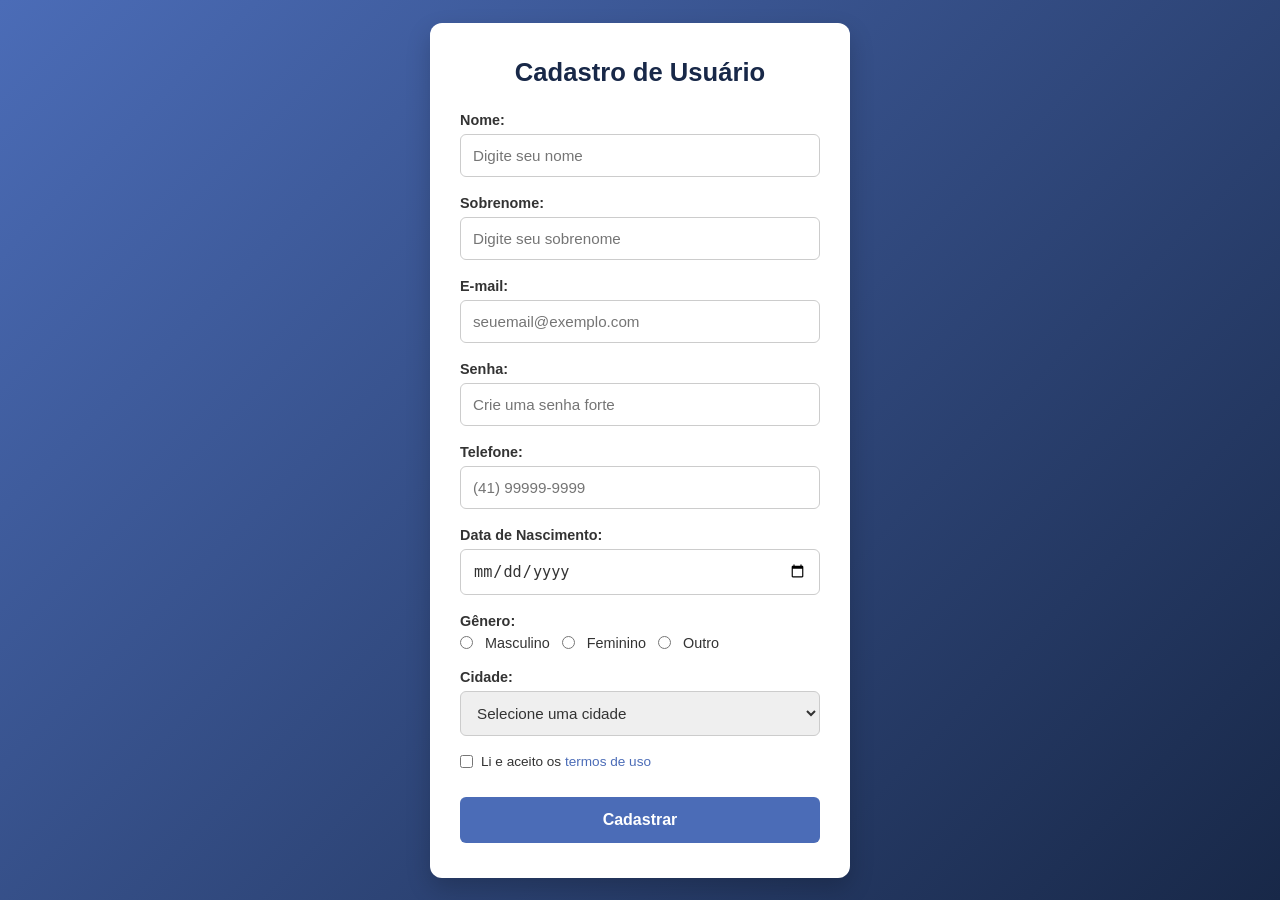
<file: Aula 6/index.html>
<!DOCTYPE html>
<html lang="pt-BR">
<head>
    <meta charset="UTF-8">
    <meta name="viewport" content="width=device-width, initial-scale=1.0">
    <title>Cadastro de Usuário</title>
    <!-- Etapa 11 — Conectando o CSS -->
    <link rel="stylesheet" href="style.css">
</head>
<body>

    <!-- Etapa 13 — Cartão do formulário -->
    <div class="container">
        <h1>Cadastro de Usuário</h1>
        
        <form>
            <!-- Etapa 3 — Nome e Sobrenome -->
            <div class="grupo-campo">
                <label for="nome">Nome:</label>
                <input type="text" id="nome" name="nome" required placeholder="Digite seu nome">
            </div>

            <div class="grupo-campo">
                <label for="sobrenome">Sobrenome:</label>
                <input type="text" id="sobrenome" name="sobrenome" required placeholder="Digite seu sobrenome">
            </div>

            <!-- Etapa 4 — E-mail -->
            <div class="grupo-campo">
                <label for="email">E-mail:</label>
                <input type="email" id="email" name="email" required placeholder="seuemail@exemplo.com">
            </div>

            <!-- Etapa 5 — Senha -->
            <div class="grupo-campo">
                <label for="senha">Senha:</label>
                <input type="password" id="senha" name="senha" required placeholder="Crie uma senha forte">
            </div>

            <!-- Etapa 18 (Desafio) — Telefone -->
            <div class="grupo-campo">
                <label for="telefone">Telefone:</label>
                <input type="tel" id="telefone" name="telefone" placeholder="(41) 99999-9999">
            </div>

            <!-- Etapa 6 — Data de nascimento -->
            <div class="grupo-campo">
                <label for="data">Data de Nascimento:</label>
                <input type="date" id="data" name="data">
            </div>

            <!-- Etapa 7 — Radio buttons (Gênero) -->
            <div class="grupo-campo">
                <p class="label-genero">Gênero:</p>
                <div class="opcoes-inline">
                    <input type="radio" id="masculino" name="sexo" value="masculino">
                    <label for="masculino">Masculino</label>

                    <input type="radio" id="feminino" name="sexo" value="feminino">
                    <label for="feminino">Feminino</label>

                    <input type="radio" id="outro" name="sexo" value="outro">
                    <label for="outro">Outro</label>
                </div>
            </div>

            <!-- Etapa 8 — Lista de cidades -->
            <div class="grupo-campo">
                <label for="cidade">Cidade:</label>
                <select id="cidade" name="cidade">
                    <option value="">Selecione uma cidade</option>
                    <option value="curitiba">Curitiba</option>
                    <option value="londrina">Londrina</option>
                    <option value="maringa">Maringá</option>
                    <option value="ponta-grossa">Ponta Grossa</option>
                </select>
            </div>

            <!-- Etapa 18 (Desafio) — Aceite dos termos -->
        <div class="grupo-campo campo-termos">
                <input type="checkbox" id="termos" name="termos" required>
                <label for="termos">Li e aceito os <a href="#">termos de uso</a></label>
            </div>

            <!-- Etapa 10 — Botão de cadastro -->
            <button type="submit">Cadastrar</button>
        </form>
    </div>

</body>
</html>
</file>
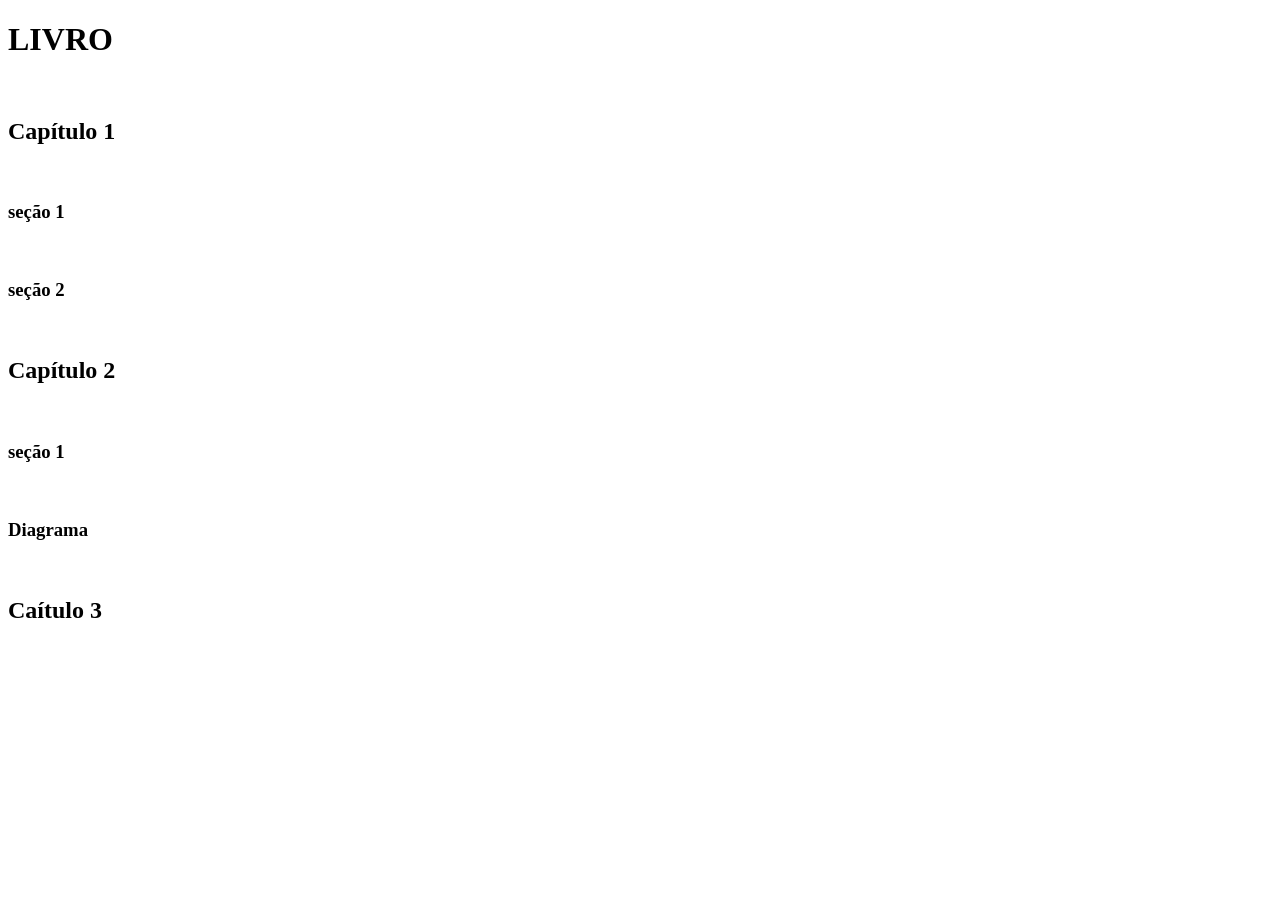
<file: Aula 2/2.1 titulos/index.html>
<!DOCTYPE html>
<html lang="pt-br">
<head>
    <meta charset="UTF-8">
    <meta name="viewport" content="width=device-width, initial-scale=1.0">
    <title>Document</title>
</head>
<body>
    <h1>LIVRO</h1>
    <BR>
        <H2>Capítulo 1</H2>
        <br>
        <h3>seção 1</h3>
        <br>
        <h3>seção 2</h3>
        <br>
        <h2>Capítulo 2</h2>
        <br>
        <h3>seção 1</h3>
        <br>
        <h3>Diagrama</h3>
        <br>
        <h2>Caítulo 3</h2>
        
</body>
</html>
</file>
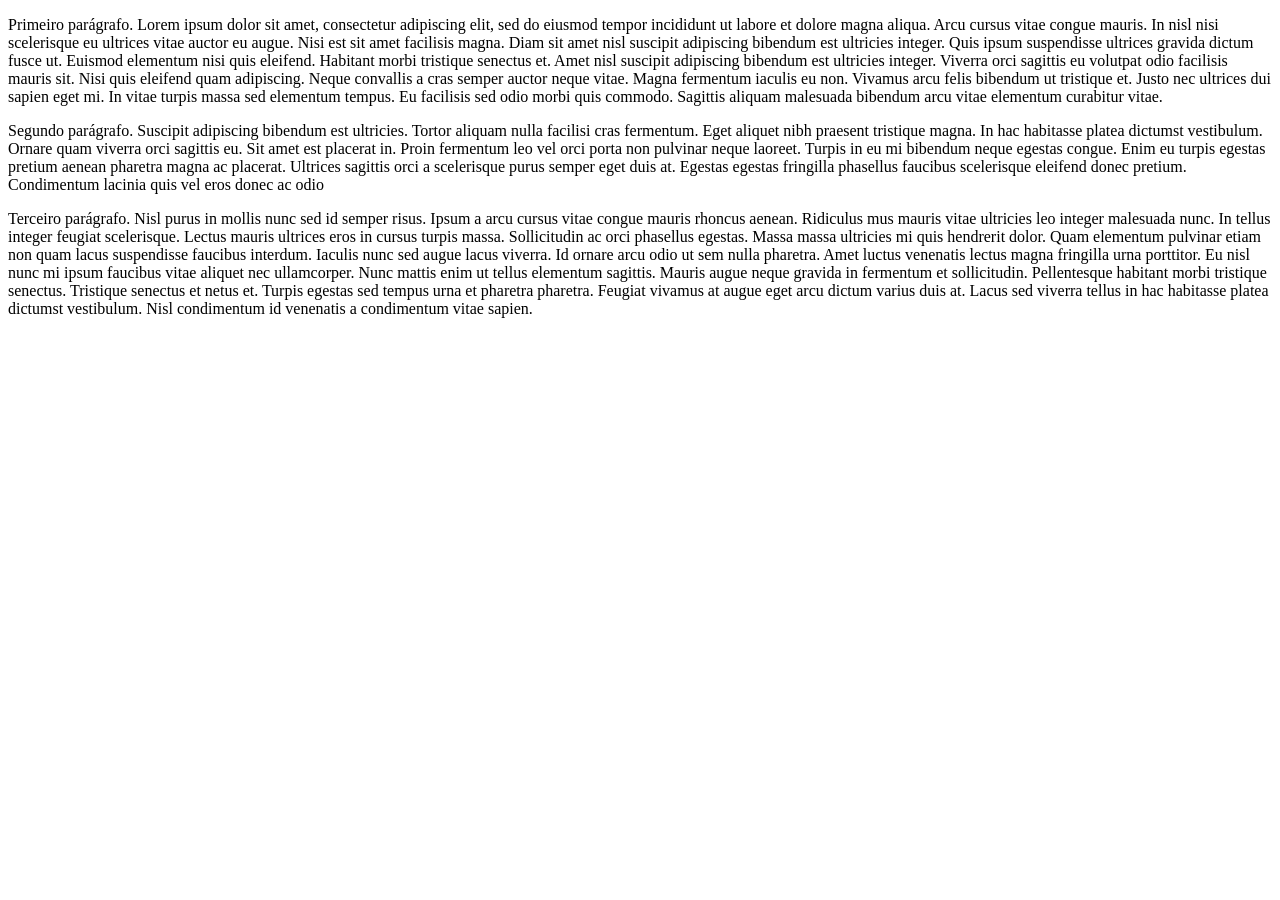
<file: Aula 2/2.2 parágrafos/index.html>
<!DOCTYPE html>
<html lang="pt-br">

<head>
    <meta charset="UTF-8">
    <meta name="viewport" content="width=device-width, initial-scale=1.0">
    <title>2.2 Parágrafos</title>
</head>

<body>
    <p>
        Primeiro parágrafo. Lorem ipsum dolor sit amet, consectetur adipiscing elit, sed do eiusmod tempor incididunt ut
        labore et dolore magna
        aliqua. Arcu cursus vitae congue mauris. In nisl nisi scelerisque eu ultrices vitae auctor eu augue. Nisi est
        sit amet
        facilisis magna. Diam sit amet nisl suscipit adipiscing bibendum est ultricies integer. Quis ipsum suspendisse
        ultrices
        gravida dictum fusce ut. Euismod elementum nisi quis eleifend. Habitant morbi tristique senectus et. Amet nisl
        suscipit
        adipiscing bibendum est ultricies integer. Viverra orci sagittis eu volutpat odio facilisis mauris sit. Nisi
        quis
        eleifend quam adipiscing. Neque convallis a cras semper auctor neque vitae. Magna fermentum iaculis eu non.
        Vivamus arcu
        felis bibendum ut tristique et. Justo nec ultrices dui sapien eget mi. In vitae turpis massa sed elementum
        tempus. Eu
        facilisis sed odio morbi quis commodo. Sagittis aliquam malesuada bibendum arcu vitae elementum curabitur vitae.
    </p>
    <p>
        Segundo parágrafo. Suscipit adipiscing bibendum est ultricies. Tortor aliquam nulla facilisi cras fermentum.
        Eget aliquet nibh praesent
        tristique magna. In hac habitasse platea dictumst vestibulum. Ornare quam viverra orci sagittis eu. Sit amet est
        placerat in. Proin fermentum leo vel orci porta non pulvinar neque laoreet. Turpis in eu mi bibendum neque
        egestas
        congue. Enim eu turpis egestas pretium aenean pharetra magna ac placerat. Ultrices sagittis orci a scelerisque
        purus
        semper eget duis at. Egestas egestas fringilla phasellus faucibus scelerisque eleifend donec pretium.
        Condimentum
        lacinia quis vel eros donec ac odio
    </p>
    <p>
        Terceiro parágrafo. Nisl purus in mollis nunc sed id semper risus. Ipsum a arcu cursus vitae congue mauris
        rhoncus aenean. Ridiculus mus
        mauris vitae ultricies leo integer malesuada nunc. In tellus integer feugiat scelerisque. Lectus mauris ultrices
        eros in
        cursus turpis massa. Sollicitudin ac orci phasellus egestas. Massa massa ultricies mi quis hendrerit dolor. Quam
        elementum pulvinar etiam non quam lacus suspendisse faucibus interdum. Iaculis nunc sed augue lacus viverra. Id
        ornare
        arcu odio ut sem nulla pharetra. Amet luctus venenatis lectus magna fringilla urna porttitor. Eu nisl nunc mi
        ipsum
        faucibus vitae aliquet nec ullamcorper. Nunc mattis enim ut tellus elementum sagittis. Mauris augue neque
        gravida in
        fermentum et sollicitudin. Pellentesque habitant morbi tristique senectus. Tristique senectus et netus et.
        Turpis
        egestas sed tempus urna et pharetra pharetra. Feugiat vivamus at augue eget arcu dictum varius duis at. Lacus
        sed
        viverra tellus in hac habitasse platea dictumst vestibulum. Nisl condimentum id venenatis a condimentum vitae
        sapien.

    </p>

</body>

</html>
</file>
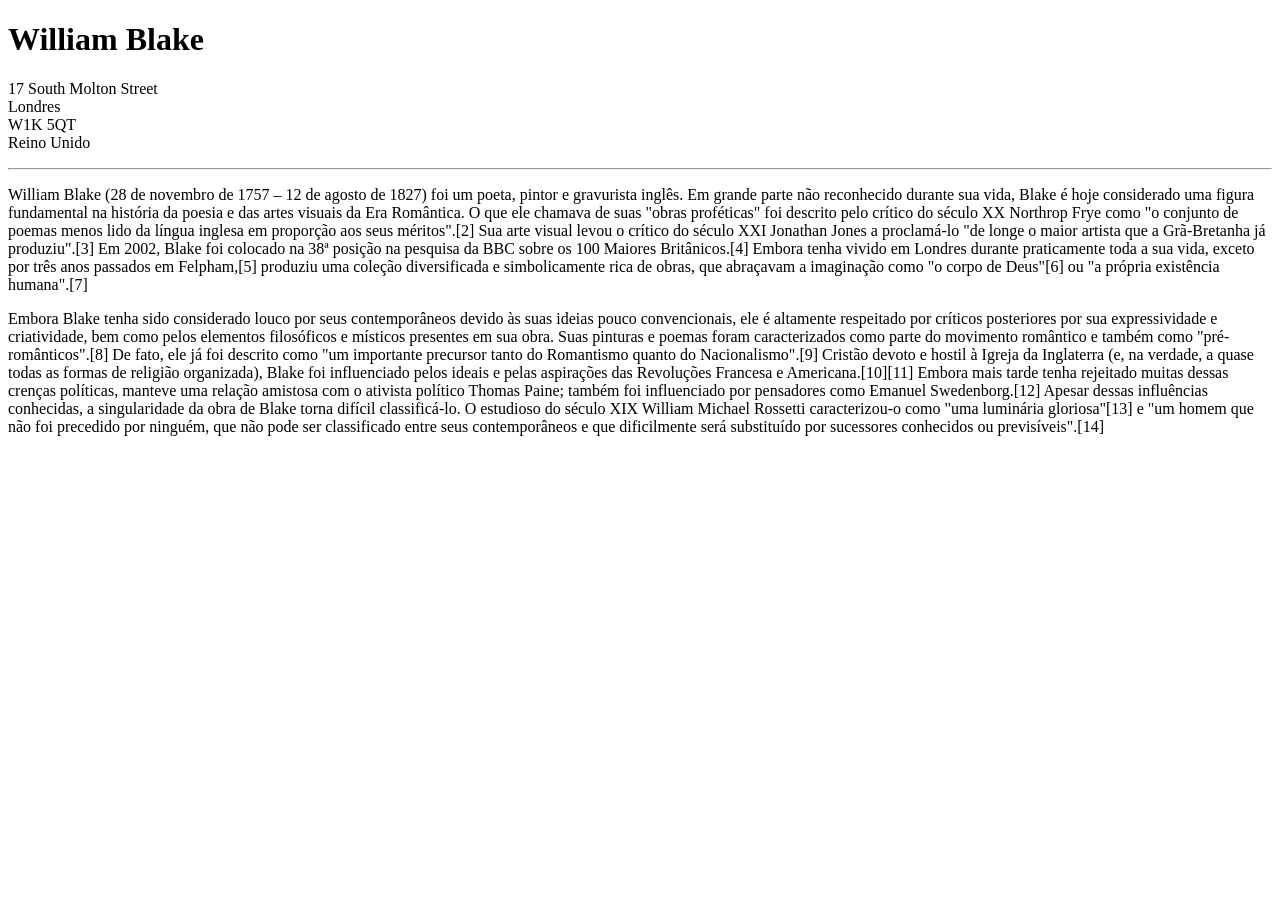
<file: Aula 2/2.3 elementos vazios/index.html>
<!DOCTYPE html>
<html lang="pt-br">

<head>
    <meta charset="UTF-8">
    <meta name="viewport" content="width=device-width, initial-scale=1.0">
    <title>2.3 Elementos Vazios</title>
</head>

<body>
    <h1>William Blake</h1>
    <p>17 South Molton Street<br />
        Londres<br />
        W1K 5QT<br />
        Reino Unido<br />
    </p>
    <hr>
    <p>
        William Blake (28 de novembro de 1757 – 12 de agosto de 1827) foi um poeta, pintor e gravurista inglês. Em
        grande parte não reconhecido durante sua vida, Blake é hoje considerado uma figura fundamental na história da
        poesia e das artes visuais da Era Romântica. O que ele chamava de suas "obras proféticas" foi descrito pelo
        crítico do século XX Northrop Frye como "o conjunto de poemas menos lido da língua inglesa em proporção aos seus
        méritos".[2] Sua arte visual levou o crítico do século XXI Jonathan Jones a proclamá-lo "de longe o maior
        artista que a Grã-Bretanha já produziu".[3] Em 2002, Blake foi colocado na 38ª posição na pesquisa da BBC sobre
        os 100 Maiores Britânicos.[4] Embora tenha vivido em Londres durante praticamente toda a sua vida, exceto por
        três anos passados em Felpham,[5] produziu uma coleção diversificada e simbolicamente rica de obras, que
        abraçavam a imaginação como "o corpo de Deus"[6] ou "a própria existência humana".[7]
    </p>
    <p>
        Embora Blake tenha sido considerado louco por seus contemporâneos devido às suas ideias pouco convencionais, ele
        é altamente respeitado por críticos posteriores por sua expressividade e criatividade, bem como pelos elementos
        filosóficos e místicos presentes em sua obra. Suas pinturas e poemas foram caracterizados como parte do
        movimento romântico e também como "pré-românticos".[8] De fato, ele já foi descrito como "um importante
        precursor tanto do Romantismo quanto do Nacionalismo".[9] Cristão devoto e hostil à Igreja da Inglaterra (e, na
        verdade, a quase todas as formas de religião organizada), Blake foi influenciado pelos ideais e pelas aspirações
        das Revoluções Francesa e Americana.[10][11] Embora mais tarde tenha rejeitado muitas dessas crenças políticas,
        manteve uma relação amistosa com o ativista político Thomas Paine; também foi influenciado por pensadores como
        Emanuel Swedenborg.[12] Apesar dessas influências conhecidas, a singularidade da obra de Blake torna difícil
        classificá-lo. O estudioso do século XIX William Michael Rossetti caracterizou-o como "uma luminária
        gloriosa"[13] e "um homem que não foi precedido por ninguém, que não pode ser classificado entre seus
        contemporâneos e que dificilmente será substituído por sucessores conhecidos ou previsíveis".[14]
    </p>

</body>

</html>
</file>
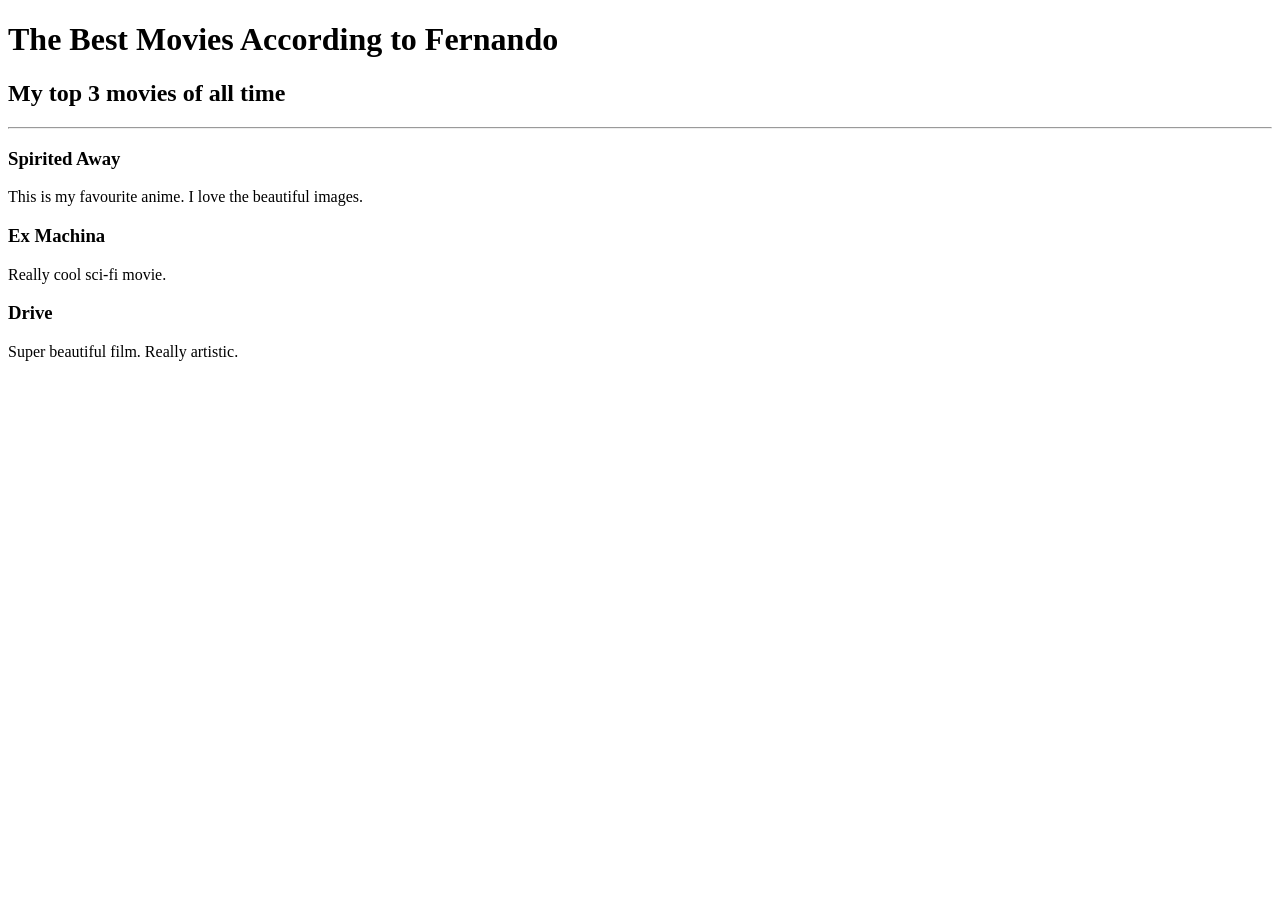
<file: Aula 2/2.4 projeto ranking de filmes/index.html>
<!DOCTYPE html>
<html lang="pt-br">

<head>
    <meta charset="UTF-8">
    <meta name="viewport" content="width=device-width, initial-scale=1.0">
    <title>2.4 Projeto Ranking de Filmes</title>
</head>

<body>
    <h1>The Best Movies According to Fernando</h1>
    <h2>My top 3 movies of all time</h2>
    <hr>
    <h3>Spirited Away</h3>
    <p>This is my favourite anime. I love the beautiful images.</p>
    <h3>Ex Machina</h3>
    <p>Really cool sci-fi movie.</p>
    <h3>Drive</h3>
    <p>Super beautiful film. Really artistic.</p>

</body>

</html>
</file>
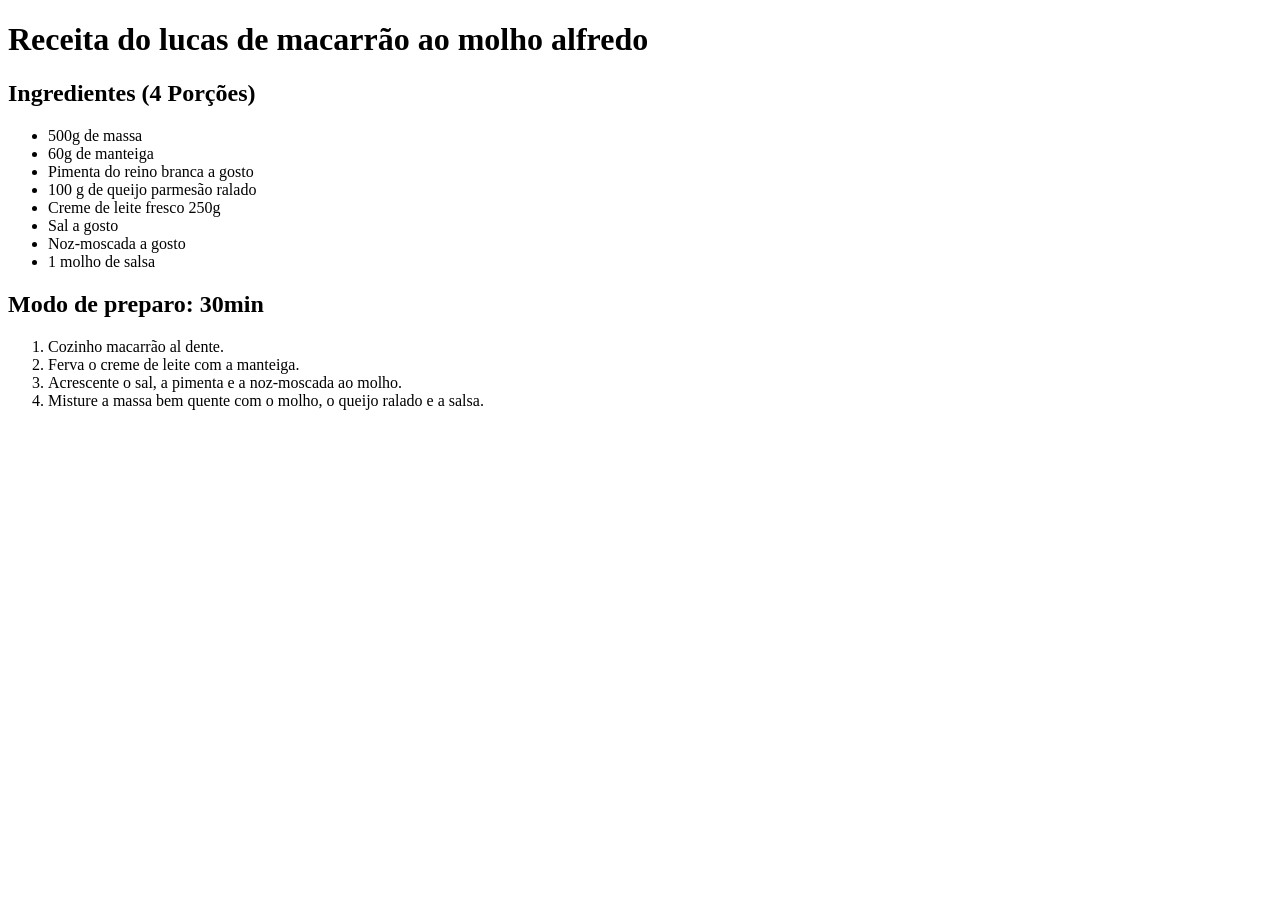
<file: Aula 2/2.5 listas/index.html>
<!DOCTYPE html>
<html lang="pt-br">

<head>
    <meta charset="UTF-8">
    <meta name="viewport" content="width=device-width, initial-scale=1.0">
    <title>Listas</title>
</head>

<body>
    <h1>Receita do lucas de macarrão ao molho alfredo</h1>
    <h2>Ingredientes (4 Porções)</h2>
    <ul>
        <li>500g de massa</li>
        <li>60g de manteiga</li>
        <li>Pimenta do reino branca a gosto</li>
        <li>100 g de queijo parmesão ralado</li>
        <li>Creme de leite fresco 250g</li>
        <li>Sal a gosto</li>
        <li>Noz-moscada a gosto</li>
        <li>1 molho de salsa</li>
    </ul>
    <h2>Modo de preparo: 30min</h2>
    <ol>
        <li>Cozinho macarrão al dente.</li>
        <li>Ferva o creme de leite com a manteiga.</li>
        <li>Acrescente o sal, a pimenta e a noz-moscada ao molho.</li>
        <li>Misture a massa bem quente com o molho, o queijo ralado e a salsa.</li>
    </ol>

</body>

</html>
</file>
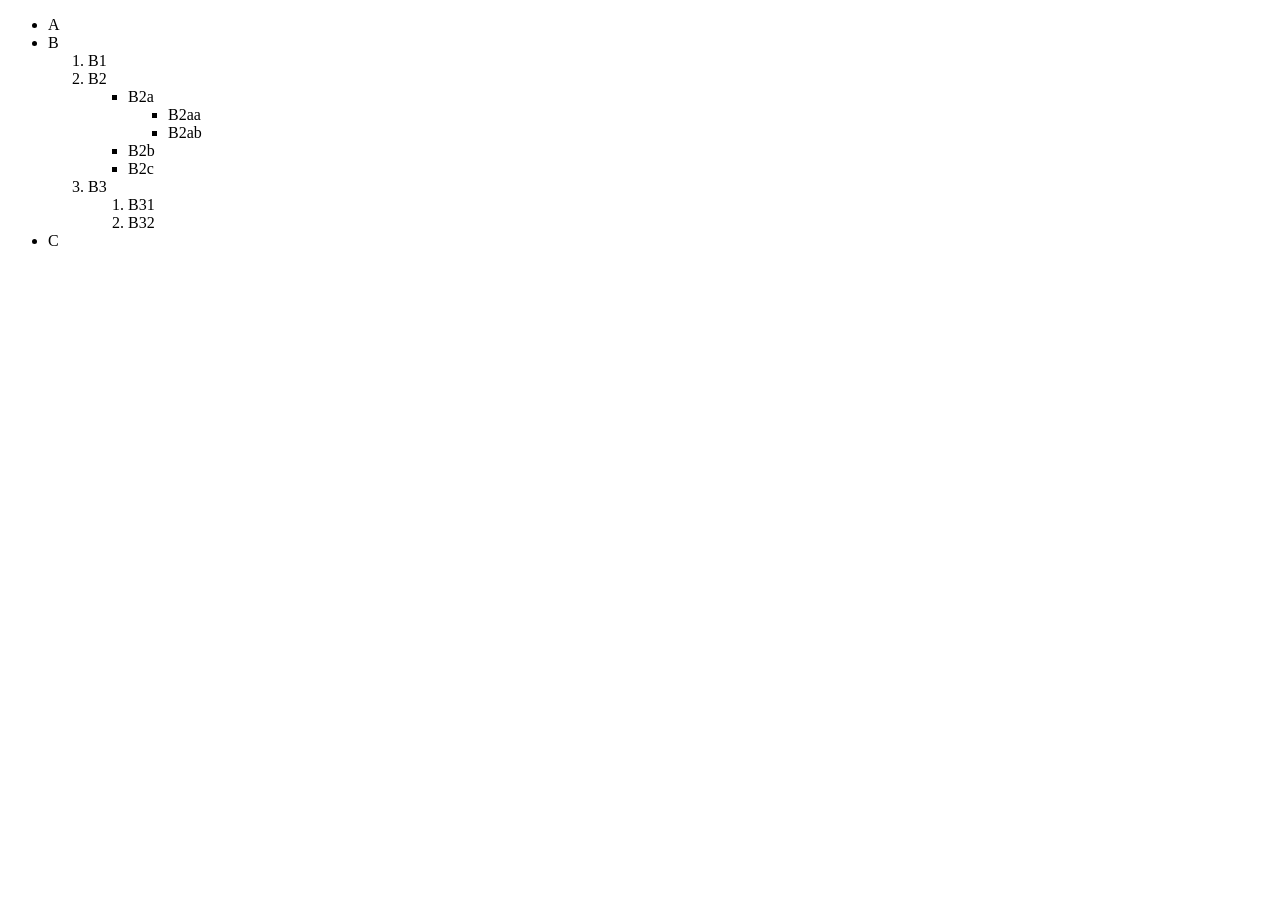
<file: Aula 2/2.6 alinhamento e indentação/index.html>
<!DOCTYPE html>
<html lang="pt-br">

<head>
    <meta charset="UTF-8">
    <meta name="viewport" content="width=device-width, initial-scale=1.0">
    <title>Alinhamento e Indentação</title>
</head>

<body>
    <p>
    <ul>
        <li>A</li>
        <li>B</li>
        <ol>
            <li>B1</li>
            <li>B2</li>
            <ul>
                <li>B2a</li>
                <ul>
                    <li>B2aa</li>
                    <li>B2ab</li>
                </ul>
                <li>B2b</li>
                <li>B2c</li>
            </ul>
            <li>B3</li>
            <ol>
                <li>B31</li>
                <li>B32</li>
            </ol>
        </ol>
        <li>C</li>
    </ul>
</body>

</html>
</file>
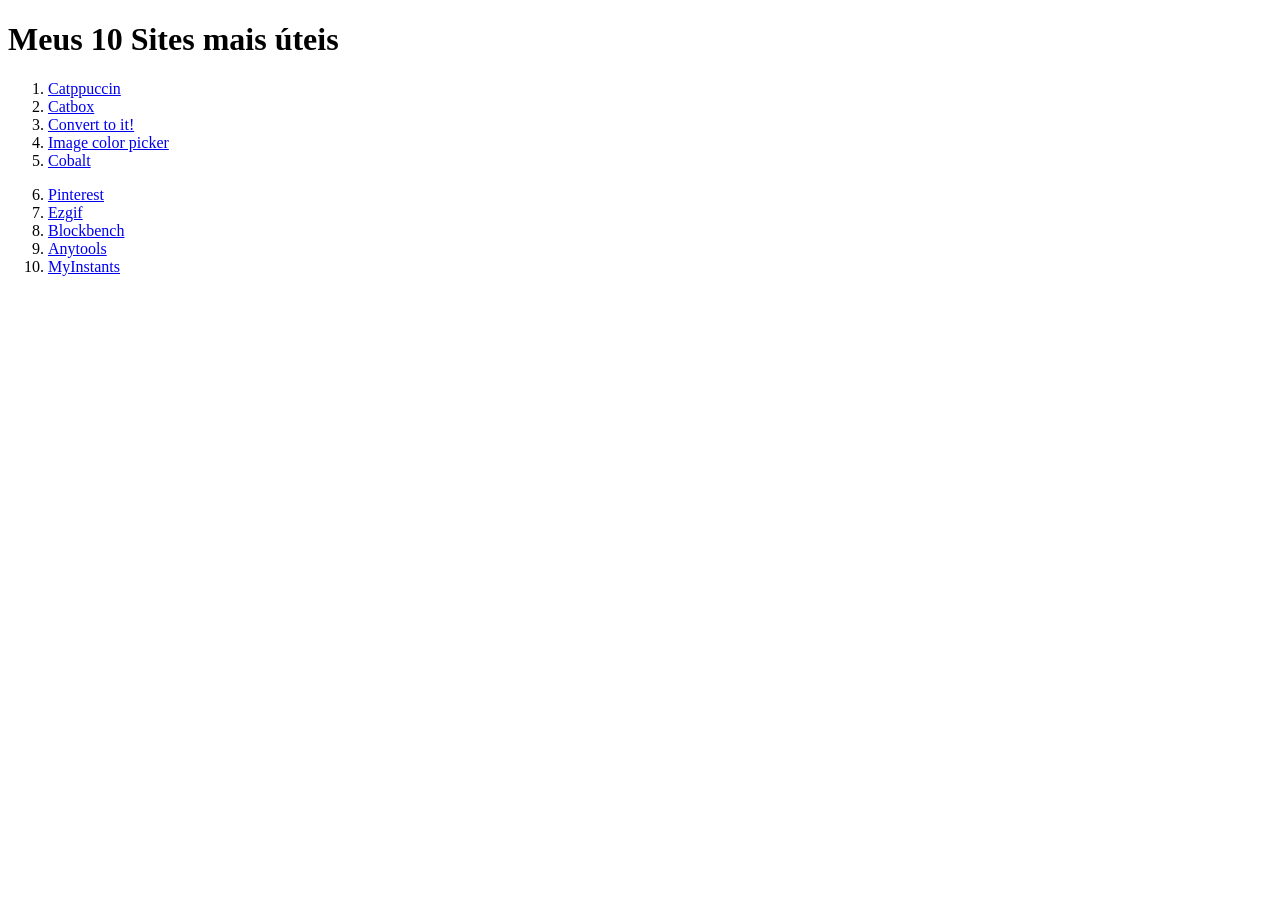
<file: Aula 2/2.7 links/index.html>
<!DOCTYPE html>
<html lang="pt-br">
<head>
    <meta charset="UTF-8">
    <meta name="viewport" content="width=device-width, initial-scale=1.0">
    <title>Links</title>
</head>
<body>
    <h1>Meus 10 Sites mais úteis</h1>
    <ol>
        <li><a href="https://catppuccin.com/">Catppuccin</a></li>
        <li><a href="https://catbox.moe/">Catbox</a></li>
        <li><a href="https://p2r3.github.io/convert/">Convert to it!</a></li>
        <li><a href="https://imagecolorpicker.com/">Image color picker</a></li>
        <li><a href="https://cobalt.tools/">Cobalt</a></li>
    </ol>
    <ol start="6">
        <li><a href="https://br.pinterest.com/">Pinterest</a></li>
        <li><a href="https://ezgif.com/video-to-gif">Ezgif</a></li>
        <li><a href="https://web.blockbench.net/">Blockbench</a></li>
        <li><a href="https://anytools.pro/">Anytools</a></li>
        <li><a href="https://www.myinstants.com/pt/index/br/">MyInstants</a></li>

    </ol>
    
</body>
</html>
</file>
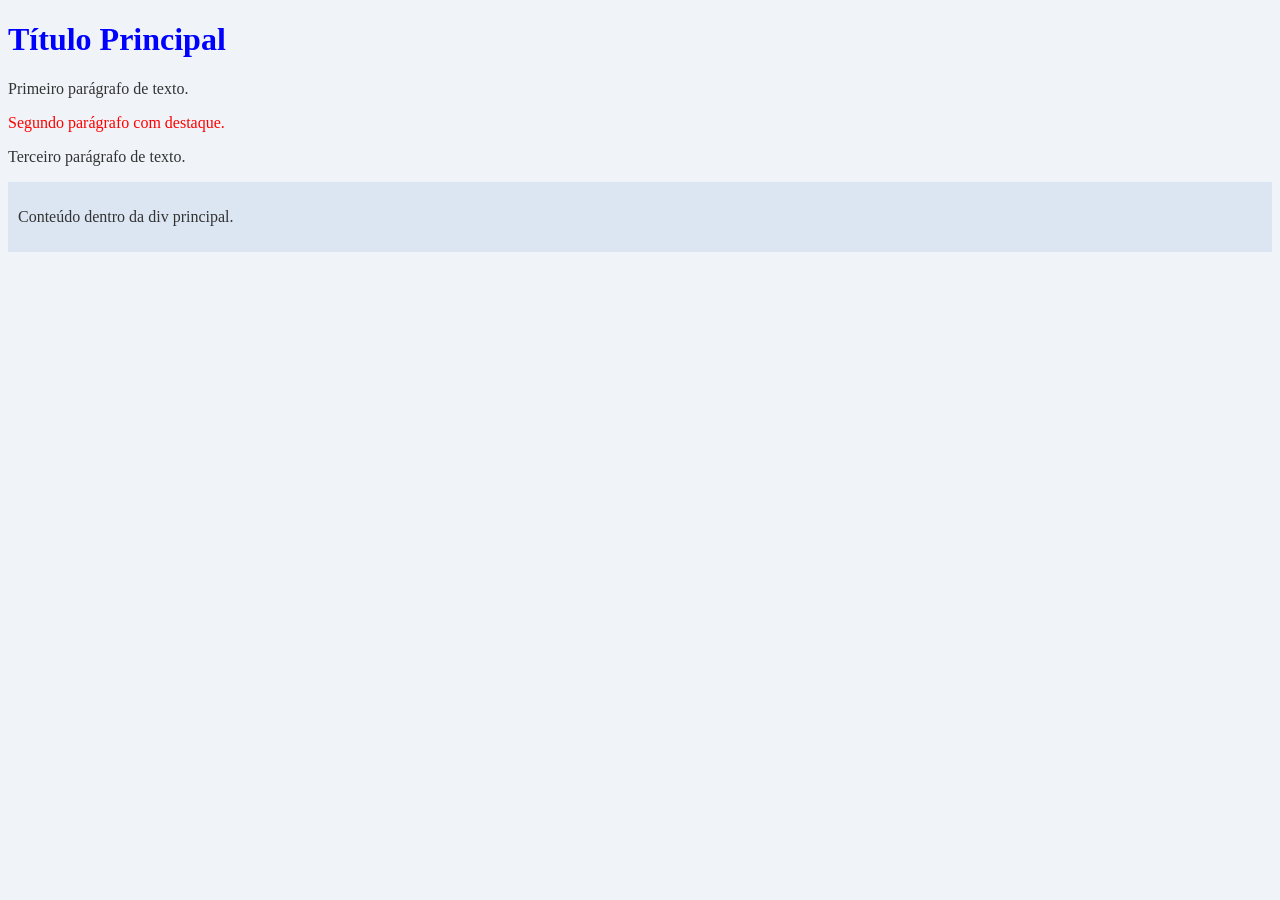
<file: Aula 5/5.1 Seletores e Cores/index.html>
<!DOCTYPE html>
<html lang="pt-BR">
<head>
  <meta charset="UTF-8">
  <title>Exercício 5.1</title>
  <link rel="stylesheet" href="style.css">
</head>
<body>
  <h1>Título Principal</h1>
  <p>Primeiro parágrafo de texto.</p>
  <p class="destaque">Segundo parágrafo com destaque.</p>
  <p>Terceiro parágrafo de texto.</p>

  <div id="principal">
    <p>Conteúdo dentro da div principal.</p>
  </div>
</body>
</html>
</file>
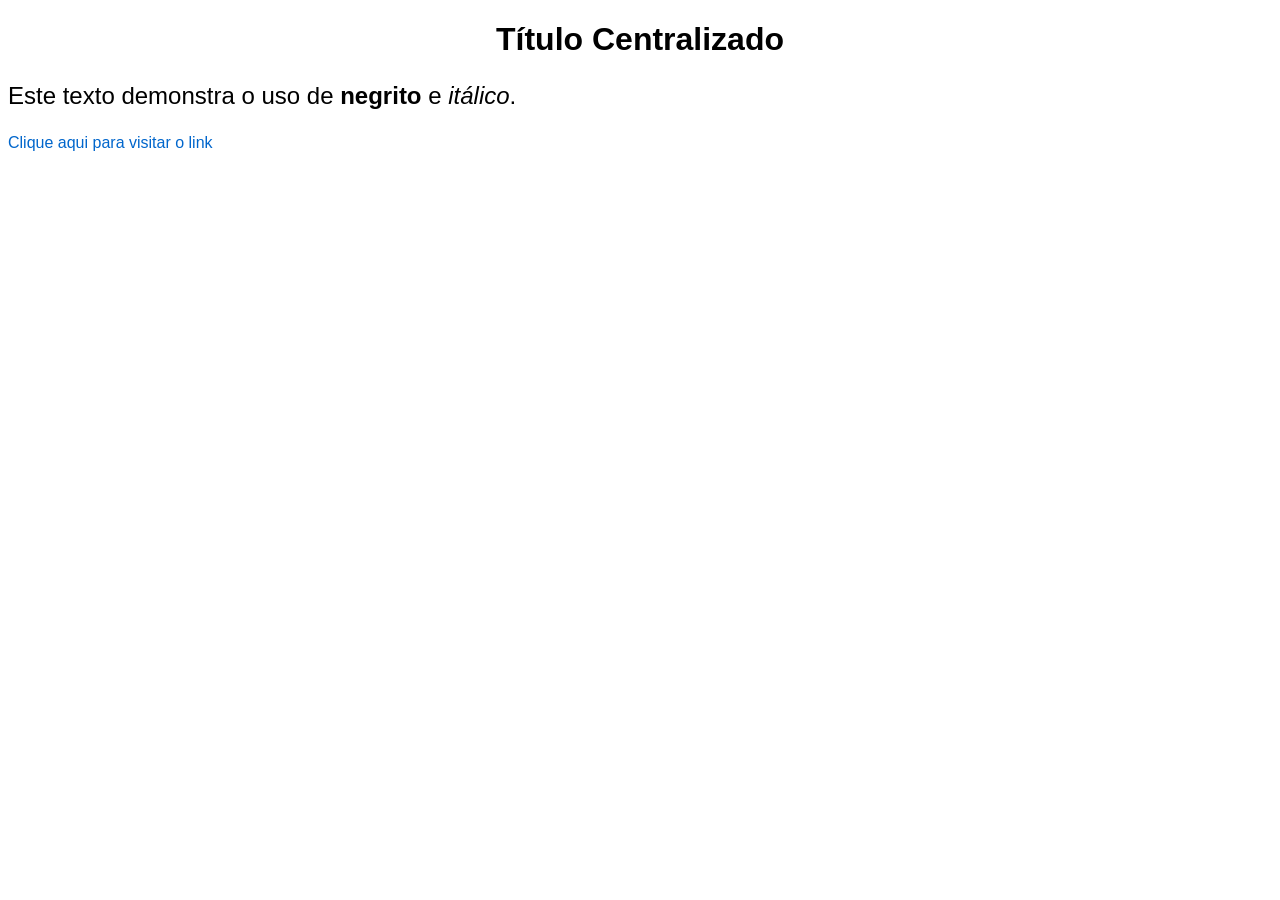
<file: Aula 5/5.2 Tipografia e Alinhamento/index.html>
<!DOCTYPE html>
<html lang="pt-BR">
<head>
  <meta charset="UTF-8">
  <title>Exercício 5.2</title>
  <link rel="stylesheet" href="style.css">
</head>
<body>
  <h1 class="titulo-centralizado">Título Centralizado</h1>
  <p class="texto-grande">
    Este texto demonstra o uso de <span class="negrito">negrito</span> e <span class="italico">itálico</span>.
  </p>
  <a href="#" class="link-sem-sublinhado">Clique aqui para visitar o link</a>
</body>
</html>
</file>
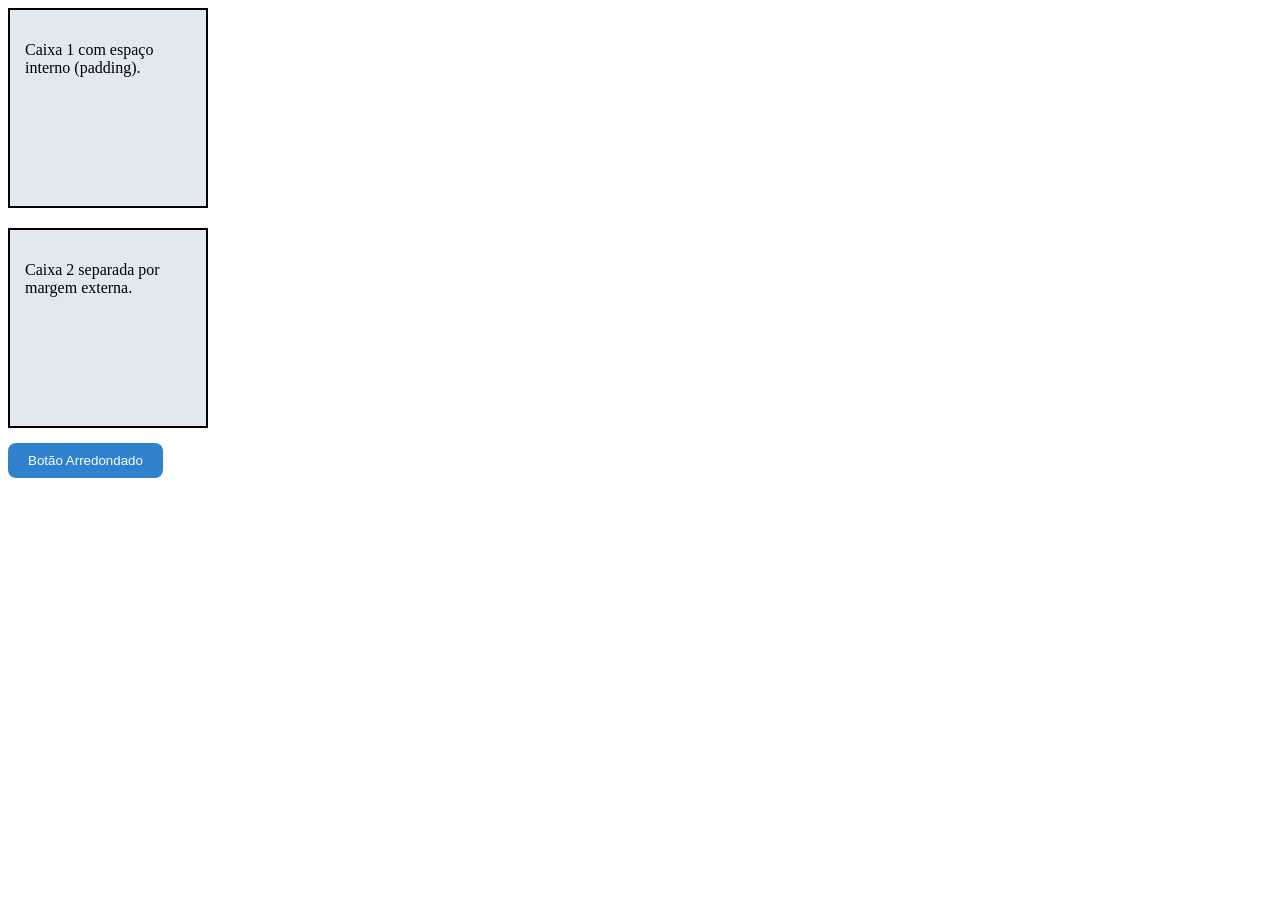
<file: Aula 5/5.3 Box Model/index.html>
<!DOCTYPE html>
<html lang="pt-BR">
<head>
  <meta charset="UTF-8">
  <title>Exercício 5.3</title>
  <link rel="stylesheet" href="style.css">
</head>
<body>
  <div class="caixa caixa1">
    <p>Caixa 1 com espaço interno (padding).</p>
  </div>
  <div class="caixa caixa2">
    <p>Caixa 2 separada por margem externa.</p>
  </div>
  <button class="botao-arredondado">Botão Arredondado</button>
</body>
</html>
</file>
<file: Aula 6/style.css>
/* Reseta margens e define caixa padrão */
* {
    box-sizing: border-box;
    margin: 0;
    padding: 0;
}

/* Etapa 12 & 19 — Estilização global do corpo da página com gradiente */
body {
    font-family: 'Segoe UI', Tahoma, Geneva, Verdana, sans-serif;
    background: linear-gradient(135deg, #4b6cb7 0%, #182848 100%);
    min-height: 100vh;
    display: flex;
    justify-content: center;
    align-items: center;
    padding: 20px;
}

/* Etapa 13 & 19 — Cartão central com sombra e arredondamento */
.container {
    width: 100%;
    max-width: 420px;
    background-color: #ffffff;
    padding: 35px 30px;
    border-radius: 12px;
    box-shadow: 0 10px 25px rgba(0, 0, 0, 0.2);
}

/* Etapa 15 — Título principal */
h1 {
    text-align: center;
    margin-bottom: 25px;
    color: #182848;
    font-size: 1.6rem;
}

/* Estruturação dos grupos de campos */
.grupo-campo {
    margin-bottom: 18px;
}

/* Etapa 15 — Rótulos dos campos */
label, .label-genero {
    display: block;
    font-weight: 600;
    font-size: 0.9rem;
    color: #333333;
    margin-bottom: 6px;
}

/* Etapa 14 & 19 — Inputs e Selects */
input[type="text"],
input[type="email"],
input[type="password"],
input[type="tel"],
input[type="date"],
select {
    width: 100%;
    padding: 12px;
    border: 1px solid #cccccc;
    border-radius: 6px;
    font-size: 0.95rem;
    color: #333333;
    transition: all 0.3s ease;
}

/* Etapa 17 & 19 — Efeito visual quando o campo está selecionado */
input:focus,
select:focus {
    outline: none;
    border-color: #4b6cb7;
    box-shadow: 0 0 6px rgba(75, 108, 183, 0.4);
}

/* Estilização para Radio Buttons em linha */
.opcoes-inline {
    display: flex;
    gap: 12px;
    align-items: center;
    margin-top: 5px;
}

.opcoes-inline label {
    font-weight: normal;
    margin-bottom: 0;
    cursor: pointer;
}

.opcoes-inline input[type="radio"] {
    cursor: pointer;
}

/* Estilização da caixa de Termos */
.campo-termos {
    display: flex;
    align-items: center;
    gap: 8px;
}

.campo-termos label {
    font-weight: normal;
    margin-bottom: 0;
    font-size: 0.85rem;
}

.campo-termos a {
    color: #4b6cb7;
    text-decoration: none;
}

.campo-termos a:hover {
    text-decoration: underline;
}

/* Etapa 16 & 19 — Estilização do Botão com efeito de hover e animação */
button {
    width: 100%;
    padding: 14px;
    background-color: #4b6cb7;
    color: #ffffff;
    font-size: 1rem;
    font-weight: bold;
    border: none;
    border-radius: 6px;
    cursor: pointer;
    transition: background-color 0.3s ease, transform 0.1s ease;
    margin-top: 10px;
}

button:hover {
    background-color: #3b5998;
}

button:active {
    transform: scale(0.98);
}
</file>
<file: Aula 5/5.1 Seletores e Cores/style.css>
/* Fundo suave e cor hexadecimal */
body {
    background-color: #f0f4f8;
  }
  
  /* Cores de Texto */
  h1 {
    color: blue;
  }
  
  p {
    color: #333333;
  }
  
  /* Seletor de Classe */
  .destaque {
    color: red;
  }
  
  /* Seletor de ID com cor em RGB */
  #principal {
    background-color: rgb(220, 230, 242);
    padding: 10px;
  }
</file>
<file: Aula 5/5.2 Tipografia e Alinhamento/style.css>
/* Família de Fontes global */
body {
    font-family: Arial, sans-serif;
  }
  
  /* Tamanho da Fonte */
  .texto-grande {
    font-size: 24px;
  }
  
  /* Peso e Estilo */
  .negrito {
    font-weight: bold;
  }
  
  .italico {
    font-style: italic;
  }
  
  /* Alinhamento */
  .titulo-centralizado {
    text-align: center;
  }
  
  /* Decoração de Texto */
  .link-sem-sublinhado {
    text-decoration: none;
    color: #0066cc;
  }
</file>
<file: Aula 5/5.3 Box Model/style.css>
/* Largura, Altura, Borda e Padding */
.caixa {
    width: 200px;
    height: 200px;
    background-color: #e2e8f0;
    border: 2px solid black;
    padding: 15px;
    box-sizing: border-box;
  }
  
  /* Margin */
  .caixa1 {
    margin-bottom: 20px;
  }
  
  /* Bordas Arredondadas */
  .botao-arredondado {
    margin-top: 15px;
    padding: 10px 20px;
    background-color: #3182ce;
    color: white;
    border: none;
    border-radius: 8px;
  }
</file>
